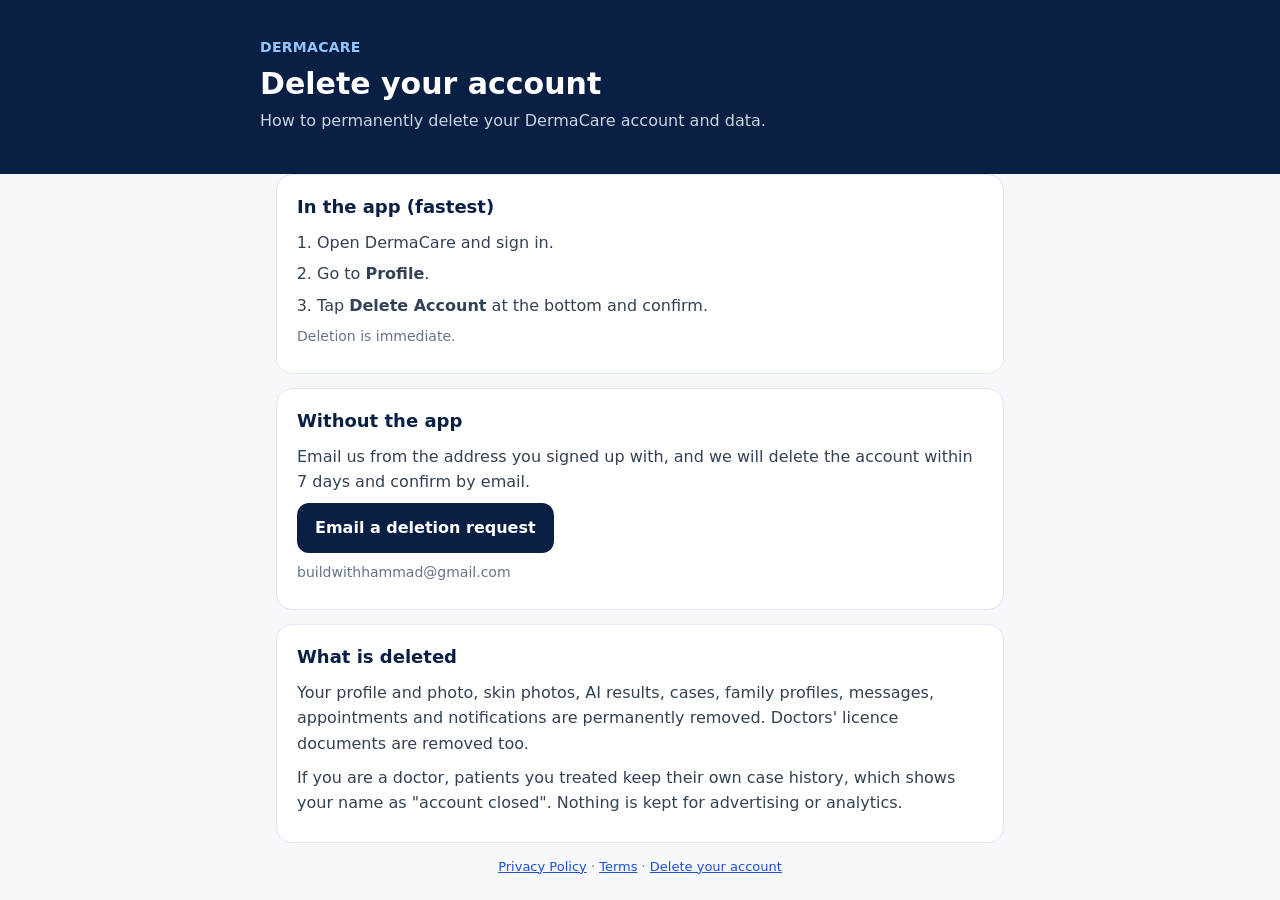
<file: dermacare/delete-account.html>
<!doctype html>
<html lang="en">
<head>
<meta charset="utf-8">
<meta name="viewport" content="width=device-width, initial-scale=1">
<title>Delete your account | DermaCare</title>
<meta name="description" content="How to permanently delete your DermaCare account and data.">
<link rel="icon" href="../assets/favicon.svg" type="image/svg+xml">
<style>
  :root { --navy:#0A1F44; --blue:#1D4ED8; --text:#334155; --muted:#64748B; --line:#E2E8F0; --bg:#F6F8FC; }
  * { box-sizing: border-box; }
  body { margin:0; background:var(--bg); color:var(--text); font:16px/1.6 system-ui,-apple-system,"Segoe UI",Roboto,sans-serif; }
  header { background:var(--navy); color:#fff; padding:36px 16px 40px; }
  .wrap { max-width:760px; margin:0 auto; padding:0 16px; }
  header .wrap { padding:0; }
  .brand { font-weight:700; letter-spacing:.02em; color:#93C5FD; font-size:14px; text-transform:uppercase; }
  h1 { margin:8px 0 6px; font-size:30px; line-height:1.2; }
  header p { margin:0; color:#CBD5E1; }
  main { padding:24px 0 48px; }
  section { background:#fff; border:1px solid var(--line); border-radius:16px; padding:18px 20px; margin-bottom:14px; }
  h2 { margin:0 0 8px; color:var(--navy); font-size:18px; }
  section p { margin:0 0 8px; }
  ol { margin:0; padding-left:20px; } li { margin-bottom:6px; }
  a { color:var(--blue); }
  .note { font-size:14px; color:var(--muted); }
  .btn { display:inline-block; background:var(--navy); color:#fff; text-decoration:none; padding:12px 18px; border-radius:12px; font-weight:600; }
  footer { text-align:center; font-size:13px; color:var(--muted); padding-bottom:32px; }
</style>
</head>
<body>
<header><div class="wrap"><div class="brand">DermaCare</div><h1>Delete your account</h1><p>How to permanently delete your DermaCare account and data.</p></div></header>
<main class="wrap">
<section><h2>In the app (fastest)</h2>
<ol><li>Open DermaCare and sign in.</li><li>Go to <b>Profile</b>.</li><li>Tap <b>Delete Account</b> at the bottom and confirm.</li></ol>
<p class="note">Deletion is immediate.</p></section>
<section><h2>Without the app</h2>
<p>Email us from the address you signed up with, and we will delete the account within 7 days and confirm by email.</p>
<p><a class="btn" href="mailto:buildwithhammad@gmail.com?subject=Delete%20my%20DermaCare%20account&amp;body=Please%20permanently%20delete%20my%20DermaCare%20account%20and%20all%20its%20data.%0A%0AAccount%20email%3A%20">Email a deletion request</a></p>
<p class="note">buildwithhammad@gmail.com</p></section>
<section><h2>What is deleted</h2>
<p>Your profile and photo, skin photos, AI results, cases, family profiles, messages, appointments and notifications are permanently removed. Doctors' licence documents are removed too.</p>
<p>If you are a doctor, patients you treated keep their own case history, which shows your name as "account closed". Nothing is kept for advertising or analytics.</p></section>
</main>
<footer class="wrap"><a href="privacy.html">Privacy Policy</a> · <a href="terms.html">Terms</a> · <a href="delete-account.html">Delete your account</a></footer>
</body>
</html>
</file>
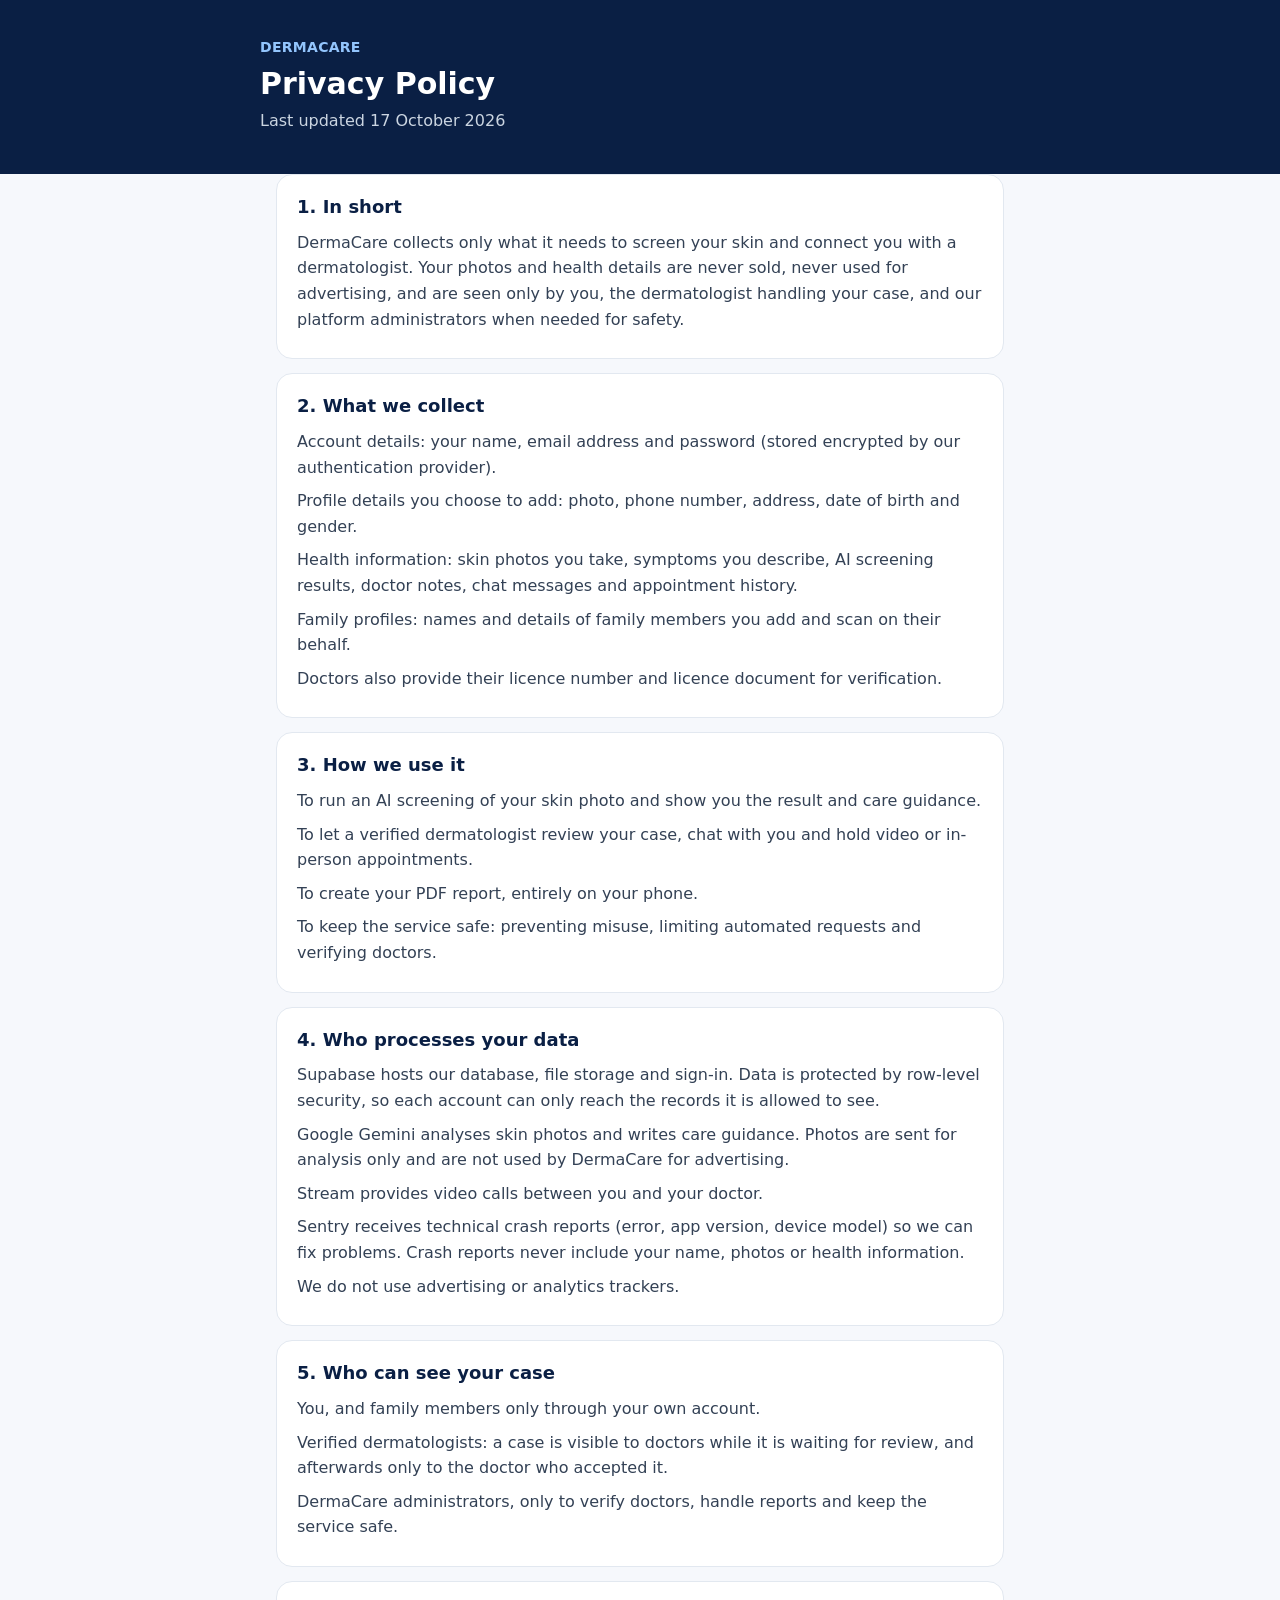
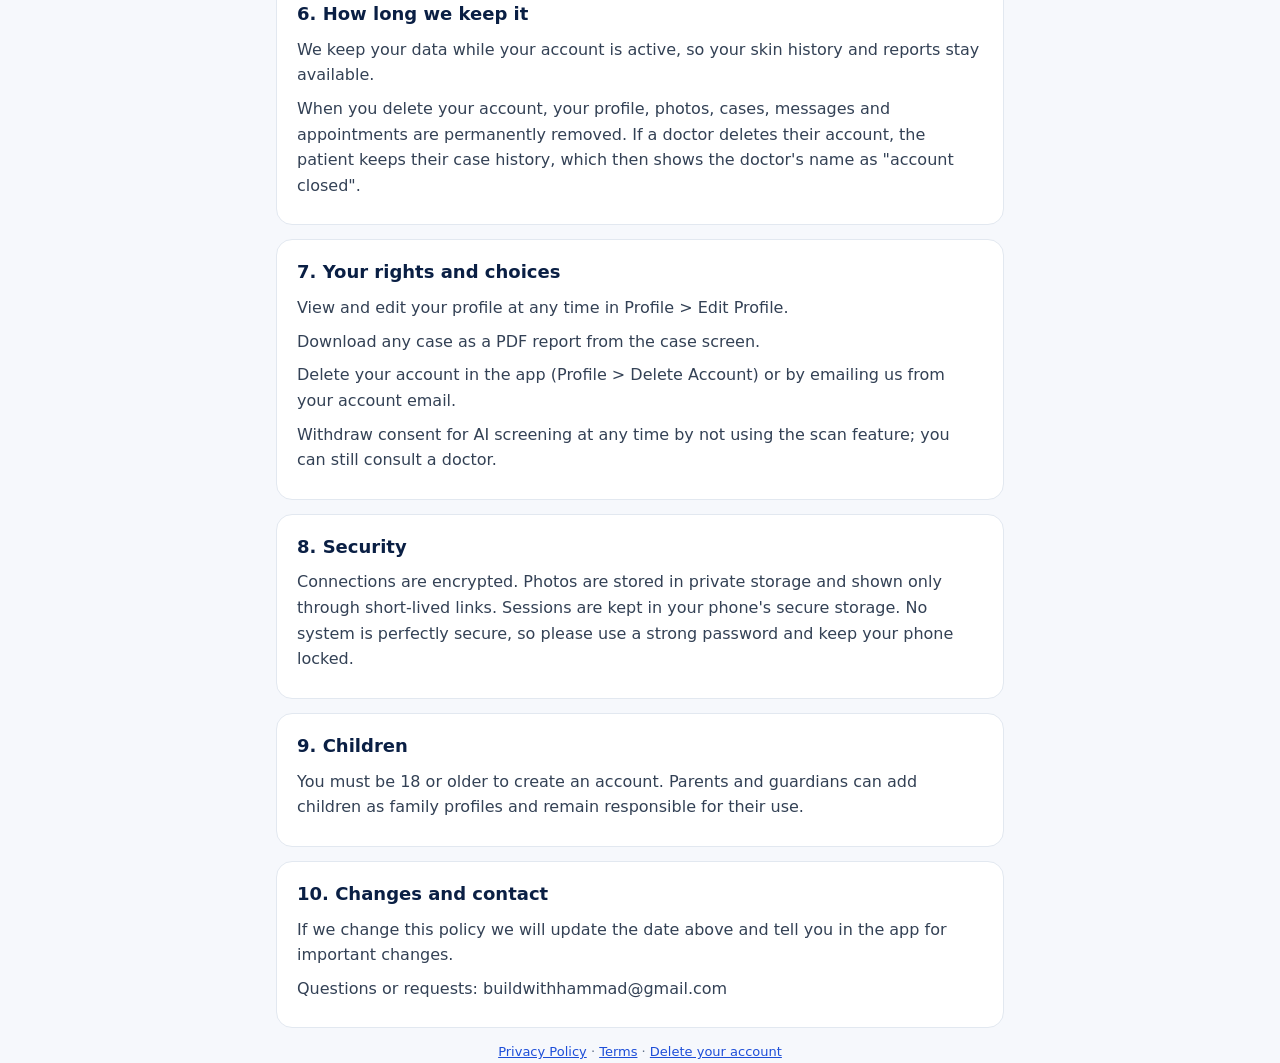
<file: dermacare/privacy.html>
<!doctype html>
<html lang="en">
<head>
<meta charset="utf-8">
<meta name="viewport" content="width=device-width, initial-scale=1">
<title>Privacy Policy | DermaCare</title>
<meta name="description" content="Last updated 17 October 2026">
<link rel="icon" href="../assets/favicon.svg" type="image/svg+xml">
<style>
  :root { --navy:#0A1F44; --blue:#1D4ED8; --text:#334155; --muted:#64748B; --line:#E2E8F0; --bg:#F6F8FC; }
  * { box-sizing: border-box; }
  body { margin:0; background:var(--bg); color:var(--text); font:16px/1.6 system-ui,-apple-system,"Segoe UI",Roboto,sans-serif; }
  header { background:var(--navy); color:#fff; padding:36px 16px 40px; }
  .wrap { max-width:760px; margin:0 auto; padding:0 16px; }
  header .wrap { padding:0; }
  .brand { font-weight:700; letter-spacing:.02em; color:#93C5FD; font-size:14px; text-transform:uppercase; }
  h1 { margin:8px 0 6px; font-size:30px; line-height:1.2; }
  header p { margin:0; color:#CBD5E1; }
  main { padding:24px 0 48px; }
  section { background:#fff; border:1px solid var(--line); border-radius:16px; padding:18px 20px; margin-bottom:14px; }
  h2 { margin:0 0 8px; color:var(--navy); font-size:18px; }
  section p { margin:0 0 8px; }
  ol { margin:0; padding-left:20px; } li { margin-bottom:6px; }
  a { color:var(--blue); }
  .note { font-size:14px; color:var(--muted); }
  .btn { display:inline-block; background:var(--navy); color:#fff; text-decoration:none; padding:12px 18px; border-radius:12px; font-weight:600; }
  footer { text-align:center; font-size:13px; color:var(--muted); padding-bottom:32px; }
</style>
</head>
<body>
<header><div class="wrap"><div class="brand">DermaCare</div><h1>Privacy Policy</h1><p>Last updated 17 October 2026</p></div></header>
<main class="wrap">
<section><h2>1. In short</h2>
<p>DermaCare collects only what it needs to screen your skin and connect you with a dermatologist. Your photos and health details are never sold, never used for advertising, and are seen only by you, the dermatologist handling your case, and our platform administrators when needed for safety.</p></section>
<section><h2>2. What we collect</h2>
<p>Account details: your name, email address and password (stored encrypted by our authentication provider).</p>
<p>Profile details you choose to add: photo, phone number, address, date of birth and gender.</p>
<p>Health information: skin photos you take, symptoms you describe, AI screening results, doctor notes, chat messages and appointment history.</p>
<p>Family profiles: names and details of family members you add and scan on their behalf.</p>
<p>Doctors also provide their licence number and licence document for verification.</p></section>
<section><h2>3. How we use it</h2>
<p>To run an AI screening of your skin photo and show you the result and care guidance.</p>
<p>To let a verified dermatologist review your case, chat with you and hold video or in-person appointments.</p>
<p>To create your PDF report, entirely on your phone.</p>
<p>To keep the service safe: preventing misuse, limiting automated requests and verifying doctors.</p></section>
<section><h2>4. Who processes your data</h2>
<p>Supabase hosts our database, file storage and sign-in. Data is protected by row-level security, so each account can only reach the records it is allowed to see.</p>
<p>Google Gemini analyses skin photos and writes care guidance. Photos are sent for analysis only and are not used by DermaCare for advertising.</p>
<p>Stream provides video calls between you and your doctor.</p>
<p>Sentry receives technical crash reports (error, app version, device model) so we can fix problems. Crash reports never include your name, photos or health information.</p>
<p>We do not use advertising or analytics trackers.</p></section>
<section><h2>5. Who can see your case</h2>
<p>You, and family members only through your own account.</p>
<p>Verified dermatologists: a case is visible to doctors while it is waiting for review, and afterwards only to the doctor who accepted it.</p>
<p>DermaCare administrators, only to verify doctors, handle reports and keep the service safe.</p></section>
<section><h2>6. How long we keep it</h2>
<p>We keep your data while your account is active, so your skin history and reports stay available.</p>
<p>When you delete your account, your profile, photos, cases, messages and appointments are permanently removed. If a doctor deletes their account, the patient keeps their case history, which then shows the doctor's name as &quot;account closed&quot;.</p></section>
<section><h2>7. Your rights and choices</h2>
<p>View and edit your profile at any time in Profile &gt; Edit Profile.</p>
<p>Download any case as a PDF report from the case screen.</p>
<p>Delete your account in the app (Profile &gt; Delete Account) or by emailing us from your account email.</p>
<p>Withdraw consent for AI screening at any time by not using the scan feature; you can still consult a doctor.</p></section>
<section><h2>8. Security</h2>
<p>Connections are encrypted. Photos are stored in private storage and shown only through short-lived links. Sessions are kept in your phone's secure storage. No system is perfectly secure, so please use a strong password and keep your phone locked.</p></section>
<section><h2>9. Children</h2>
<p>You must be 18 or older to create an account. Parents and guardians can add children as family profiles and remain responsible for their use.</p></section>
<section><h2>10. Changes and contact</h2>
<p>If we change this policy we will update the date above and tell you in the app for important changes.</p>
<p>Questions or requests: buildwithhammad@gmail.com</p></section>
</main>
<footer class="wrap"><a href="privacy.html">Privacy Policy</a> · <a href="terms.html">Terms</a> · <a href="delete-account.html">Delete your account</a></footer>
</body>
</html>
</file>
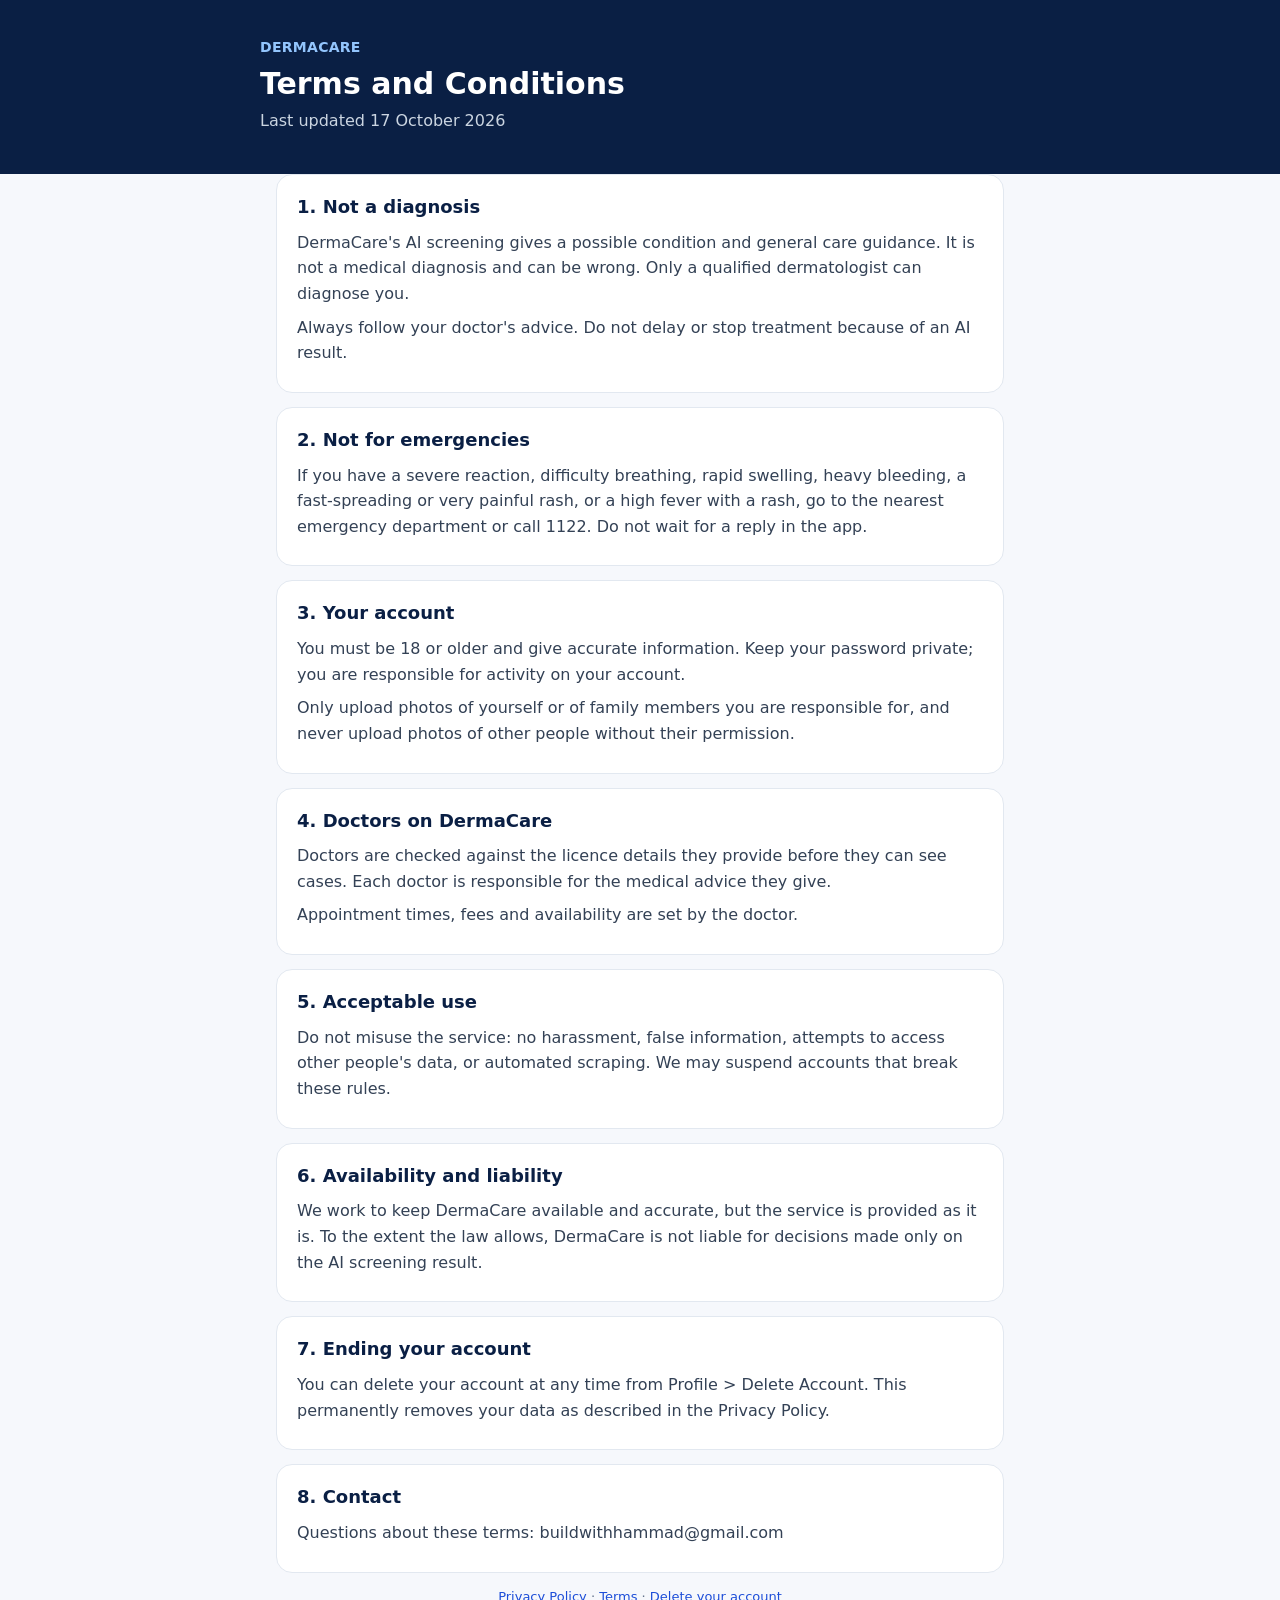
<file: dermacare/terms.html>
<!doctype html>
<html lang="en">
<head>
<meta charset="utf-8">
<meta name="viewport" content="width=device-width, initial-scale=1">
<title>Terms and Conditions | DermaCare</title>
<meta name="description" content="Last updated 17 October 2026">
<link rel="icon" href="../assets/favicon.svg" type="image/svg+xml">
<style>
  :root { --navy:#0A1F44; --blue:#1D4ED8; --text:#334155; --muted:#64748B; --line:#E2E8F0; --bg:#F6F8FC; }
  * { box-sizing: border-box; }
  body { margin:0; background:var(--bg); color:var(--text); font:16px/1.6 system-ui,-apple-system,"Segoe UI",Roboto,sans-serif; }
  header { background:var(--navy); color:#fff; padding:36px 16px 40px; }
  .wrap { max-width:760px; margin:0 auto; padding:0 16px; }
  header .wrap { padding:0; }
  .brand { font-weight:700; letter-spacing:.02em; color:#93C5FD; font-size:14px; text-transform:uppercase; }
  h1 { margin:8px 0 6px; font-size:30px; line-height:1.2; }
  header p { margin:0; color:#CBD5E1; }
  main { padding:24px 0 48px; }
  section { background:#fff; border:1px solid var(--line); border-radius:16px; padding:18px 20px; margin-bottom:14px; }
  h2 { margin:0 0 8px; color:var(--navy); font-size:18px; }
  section p { margin:0 0 8px; }
  ol { margin:0; padding-left:20px; } li { margin-bottom:6px; }
  a { color:var(--blue); }
  .note { font-size:14px; color:var(--muted); }
  .btn { display:inline-block; background:var(--navy); color:#fff; text-decoration:none; padding:12px 18px; border-radius:12px; font-weight:600; }
  footer { text-align:center; font-size:13px; color:var(--muted); padding-bottom:32px; }
</style>
</head>
<body>
<header><div class="wrap"><div class="brand">DermaCare</div><h1>Terms and Conditions</h1><p>Last updated 17 October 2026</p></div></header>
<main class="wrap">
<section><h2>1. Not a diagnosis</h2>
<p>DermaCare's AI screening gives a possible condition and general care guidance. It is not a medical diagnosis and can be wrong. Only a qualified dermatologist can diagnose you.</p>
<p>Always follow your doctor's advice. Do not delay or stop treatment because of an AI result.</p></section>
<section><h2>2. Not for emergencies</h2>
<p>If you have a severe reaction, difficulty breathing, rapid swelling, heavy bleeding, a fast-spreading or very painful rash, or a high fever with a rash, go to the nearest emergency department or call 1122. Do not wait for a reply in the app.</p></section>
<section><h2>3. Your account</h2>
<p>You must be 18 or older and give accurate information. Keep your password private; you are responsible for activity on your account.</p>
<p>Only upload photos of yourself or of family members you are responsible for, and never upload photos of other people without their permission.</p></section>
<section><h2>4. Doctors on DermaCare</h2>
<p>Doctors are checked against the licence details they provide before they can see cases. Each doctor is responsible for the medical advice they give.</p>
<p>Appointment times, fees and availability are set by the doctor.</p></section>
<section><h2>5. Acceptable use</h2>
<p>Do not misuse the service: no harassment, false information, attempts to access other people's data, or automated scraping. We may suspend accounts that break these rules.</p></section>
<section><h2>6. Availability and liability</h2>
<p>We work to keep DermaCare available and accurate, but the service is provided as it is. To the extent the law allows, DermaCare is not liable for decisions made only on the AI screening result.</p></section>
<section><h2>7. Ending your account</h2>
<p>You can delete your account at any time from Profile &gt; Delete Account. This permanently removes your data as described in the Privacy Policy.</p></section>
<section><h2>8. Contact</h2>
<p>Questions about these terms: buildwithhammad@gmail.com</p></section>
</main>
<footer class="wrap"><a href="privacy.html">Privacy Policy</a> · <a href="terms.html">Terms</a> · <a href="delete-account.html">Delete your account</a></footer>
</body>
</html>
</file>
